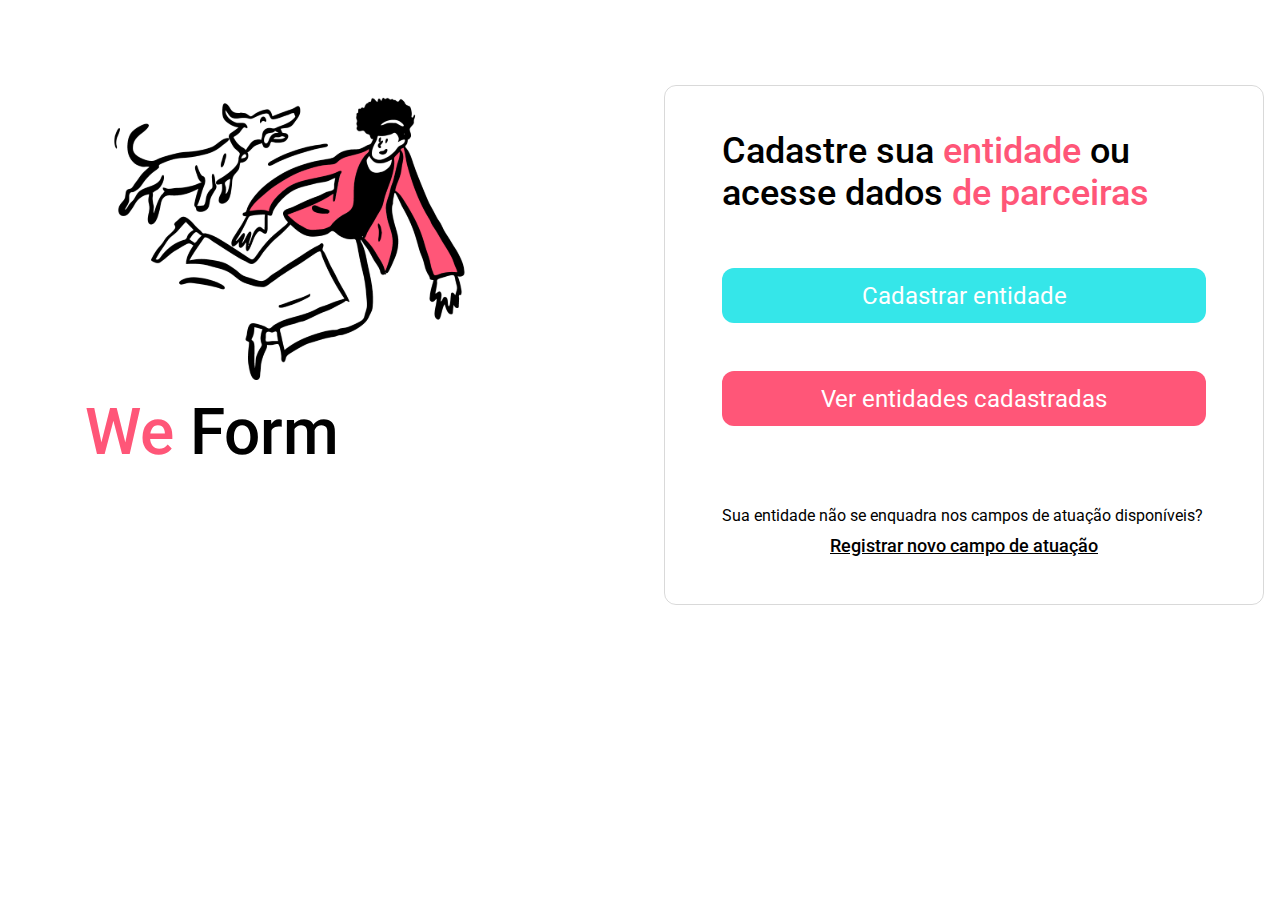
<file: index.html>
<!DOCTYPE html>
<html lang="pt-br">
<head>
    <meta charset="UTF-8">
    <meta http-equiv="X-UA-Compatible" content="IE=edge">
    <meta name="viewport" content="width=device-width, initial-scale=1.0">
    <title>WeForm</title>
    <link rel="stylesheet" href="./css/styles.css">

    <link rel="preconnect" href="https://fonts.googleapis.com">
    <link rel="preconnect" href="https://fonts.gstatic.com" crossorigin>
    <link href="https://fonts.googleapis.com/css2?family=Roboto:wght@100;400;500;700&display=swap" rel="stylesheet">
    <link rel="stylesheet" href="/assets/fontawesome-free-6.4.0-web/css/all.css">
</head>
<body>
    <div class="content">
        <aside>
            <img src="/assets/hero.svg" alt="Logo WeForm" >
            <h1><span>We</span> Form</h1>
        </aside>

        <main>
            <h2>Cadastre sua <span>entidade</span> ou acesse dados <span>de parceiras</span></h2>

            <div class="actions">
                <a href="/cadastro-entidade.html">Cadastrar entidade</a>
                <a href="/lista-entidades.html">Ver entidades cadastradas</a>
            </div>

            <footer>
                <p>Sua entidade não se enquadra nos campos de atuação disponíveis?</p>
                <a href="/registro-campo.html">Registrar novo campo de atuação</a>
            </footer>
        </main>
    </div>
</body>
</html>
</file>
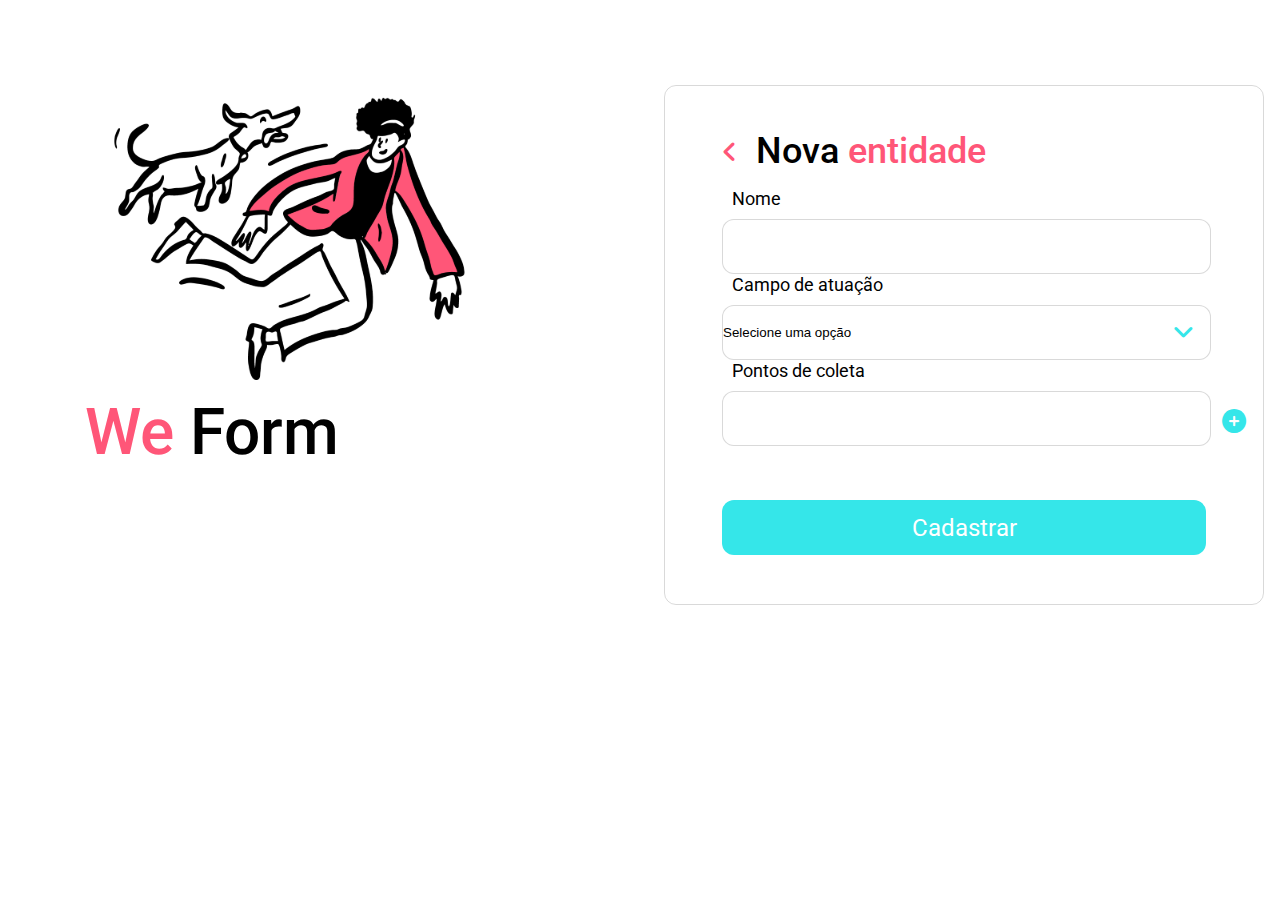
<file: cadastro-entidade.html>
<!DOCTYPE html>
<html lang="pt-br">
<head>
    <meta charset="UTF-8">
    <meta http-equiv="X-UA-Compatible" content="IE=edge">
    <meta name="viewport" content="width=device-width, initial-scale=1.0">
    <title>WeForm</title>
    <link rel="stylesheet" href="./css/styles.css">

    <link rel="preconnect" href="https://fonts.googleapis.com">
    <link rel="preconnect" href="https://fonts.gstatic.com" crossorigin>
    <link href="https://fonts.googleapis.com/css2?family=Roboto:wght@100;400;500;700&display=swap" rel="stylesheet">
    <link rel="stylesheet" href="/assets/fontawesome-free-6.4.0-web/css/all.css">
</head>
<body>
    <div class="content">
        <aside>
            <img src="/assets/hero.svg" alt="Logo WeForm" >
            <h1><span>We</span> Form</h1>
        </aside>

        <main>
            <header>
                <a href="index.html">
                    <i class="fa-solid fa-angle-left"></i>
                </a>

                <h2>Nova <span>entidade</span></h2>
            </header>

            <form>
                <label for="name">Nome</label>
                <input type="text" name="name" id="name">

                <label for="field">Campo de atuação</label>
                <div class="select">
                    <select id="field">
                        <option value="">Selecione uma opção</option>
                        <option value="abrigo">Abrigo de animais</option>
                    </select>
                </div>

                <div class="points">
                        
                    <label for="points">Pontos de coleta</label>
                    <input type="text" name="points" id="points">

                    <button>
                        <i class="fa-solid fa-circle-plus"></i>
                    </button>
                </div>
            </form>

            <div class="actions">
                <a href="/registro-campo.html">Cadastrar</a>
            </div>

        </main>
    </div>
</body>
</html>
</file>
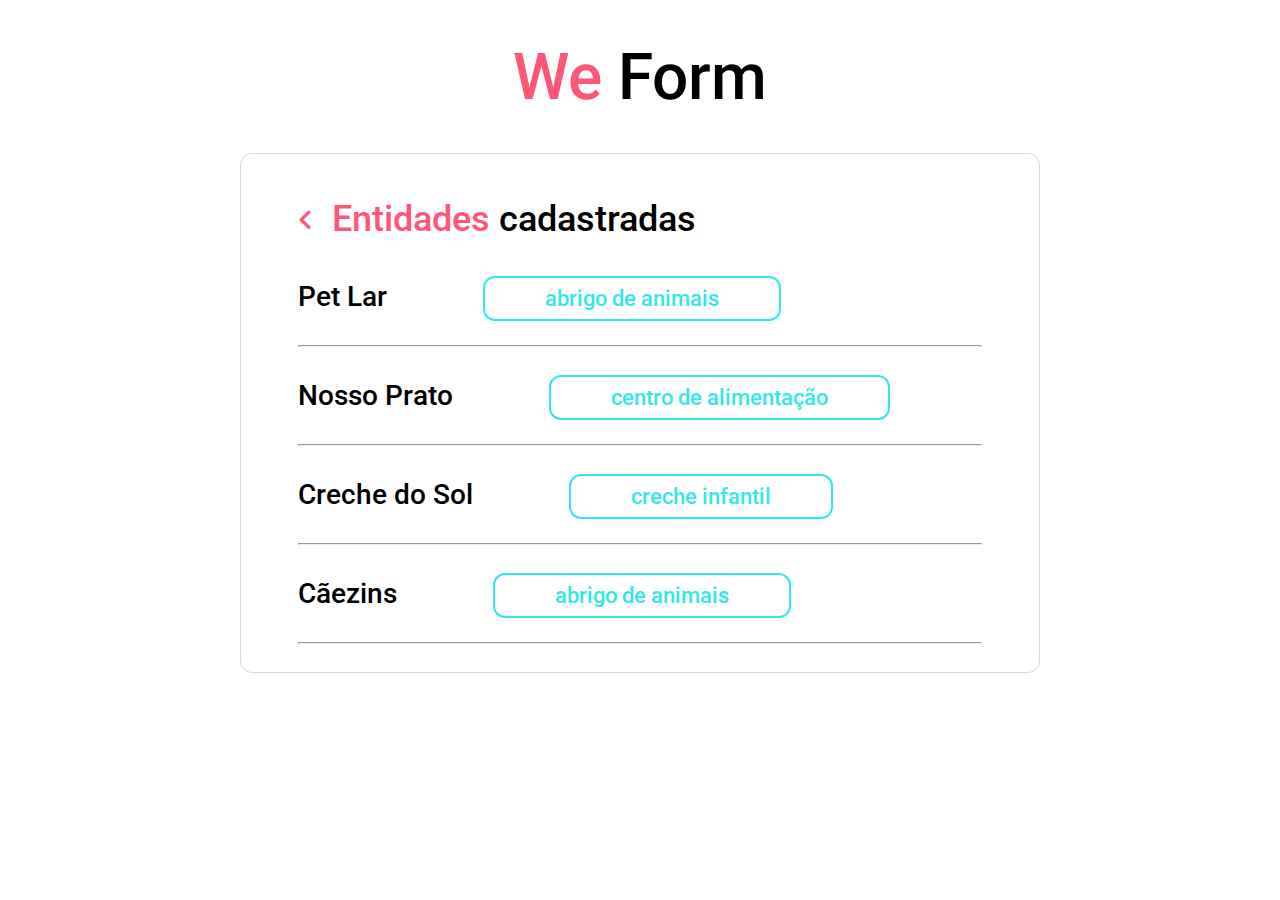
<file: lista-entidades.html>
<!DOCTYPE html>
<html lang="pt-br">

<head>
    <meta charset="UTF-8">
    <meta http-equiv="X-UA-Compatible" content="IE=edge">
    <meta name="viewport" content="width=device-width, initial-scale=1.0">
    <title>WeForm</title>
    <link rel="stylesheet" href="./css/styles.css">

    <link rel="preconnect" href="https://fonts.googleapis.com">
    <link rel="preconnect" href="https://fonts.gstatic.com" crossorigin>
    <link href="https://fonts.googleapis.com/css2?family=Roboto:wght@100;400;500;700&display=swap" rel="stylesheet">
    <link rel="stylesheet" href="/assets/fontawesome-free-6.4.0-web/css/all.css">
</head>

<body>
    <div class="container-entidades">
        <aside>
            <h1><span>We</span> Form</h1>
        </aside>

        <main class="caixa">
            <header>
                <a href="index.html">
                    <i class="fa-solid fa-angle-left"></i>
                </a>

                <h2><span>Entidades</span> cadastradas</h2>
            </header>

            <div class="lista-entidades">
                <p class="nome-entidades">Pet Lar <span class="box-entidades">abrigo de animais</span></p>
                <hr>
                <p class="nome-entidades">Nosso Prato <span class="box-entidades">centro de alimentação</span></p>
                <hr>
                <p class="nome-entidades">Creche do Sol <span class="box-entidades">creche infantil</span></p>
                <hr>
                <p class="nome-entidades">Cãezins <span class="box-entidades">abrigo de animais</span></p>
                <hr>
            </div>

        </main>
    </div>
</body>

</html>
</file>
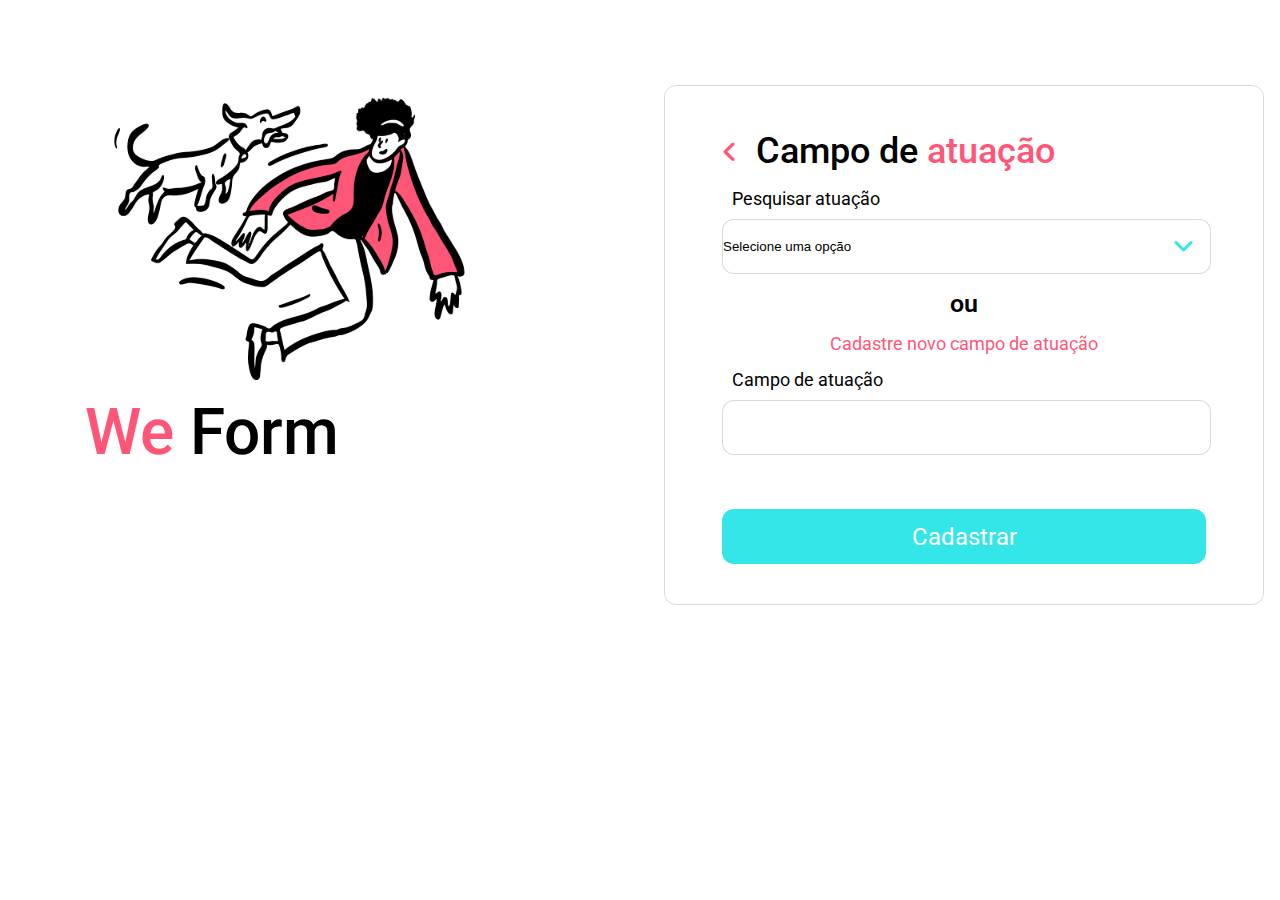
<file: registro-campo.html>
<!DOCTYPE html>
<html lang="pt-br">
<head>
    <meta charset="UTF-8">
    <meta http-equiv="X-UA-Compatible" content="IE=edge">
    <meta name="viewport" content="width=device-width, initial-scale=1.0">
    <title>WeForm</title>
    <link rel="stylesheet" href="./css/styles.css">

    <link rel="preconnect" href="https://fonts.googleapis.com">
    <link rel="preconnect" href="https://fonts.gstatic.com" crossorigin>
    <link href="https://fonts.googleapis.com/css2?family=Roboto:wght@100;400;500;700&display=swap" rel="stylesheet">
    <link rel="stylesheet" href="/assets/fontawesome-free-6.4.0-web/css/all.css">
</head>
<body>
    <div class="content">
        <aside>
            <img src="/assets/hero.svg" alt="Logo WeForm" >
            <h1><span>We</span> Form</h1>
        </aside>

        <main>
            <header>
                <a href="index.html">
                    <i class="fa-solid fa-angle-left"></i>
                </a>

                <h2>Campo de <span>atuação</span></h2>
            </header>

            <form>
                
                <label for="field">Pesquisar atuação</label>
                <div class="select">
                    <select id="field">
                        <option value="">Selecione uma opção</option>
                        <option value="abrigo">Abrigo de animais</option>
                    </select>
                </div>

                <div class="texto-meio">
                    <p class="or">ou</p>
                    <span>Cadastre novo campo de atuação</span>
                </div>

                <div class="atuacao">
                        
                    <label for="atuacao">Campo de atuação</label>
                    <input type="text" name="atuacao" id="atuacao">

                </div>
            </form>

            <div class="actions">
                <a href="/lista-entidades.html">Cadastrar</a>
            </div>

        </main>
    </div>
</body>
</html>
</file>
<file: css/styles.css>
* {
    margin: 0;
    padding: 0;
    box-sizing: border-box;
}

:root {
    font-size: 62.5%;
    --default-border: 0.1rem solid rgba(0, 0, 0, 0.15);
    --default-border-radius: 1.2rem;
}

body {
    font-family: 'Roboto', sans-serif;
    font-size: 1.4rem;
}

.content {
    display: grid;
    grid-template-areas: 
        ". . . . ."
        ". hero . form ."
        ". hero . form  ."
        ". . . . ."
    ;
    gap: 8.5rem;
}

aside {
    grid-area: hero;
}

main {
    width: 60rem;
    height: 52rem;
    border: var(--default-border);
    border-radius: var(--default-border-radius);
    padding: 4.4rem 5.7rem;
    position: relative;

    grid-area: form;
}

aside h1 {
    font-size: 6.4rem;
    font-weight: 500;
    line-height: 7.5rem;
}

aside h1 span, main h2 span {
    color: #FF5678;
}

main h2 {
    max-width: 43rem;
    font-size: 3.6rem;
    font-weight: 500;
}

main .actions {
    display: flex;
    flex-flow: column wrap;
}

main .actions a {
    text-decoration: none;
    border-radius: var(--default-border-radius);
    font-size: 2.4rem;
    height: 5.5rem;
    background-color: #35E6E9;
    color: #fff;
    margin-top: 5.4rem;

    display: flex;
    justify-content: center;
    align-items: center;
}

main .actions a + a {
    background-color: #FF5678;
    margin-top: 4.8rem;
}

main header {
    display: flex;
    gap: 1.8rem;
    align-items: center;
}

main header i {
    color: #FF5678;
    font-size: 2.5rem;
}

main footer p {
    font-size: 1.6rem;
    margin-top: 8rem;
}

main footer a {
    margin-top: 1rem;
    font-size: 1.8rem;
    display: block;
    font-weight: 500;
    text-align: center;
    color: #000;
}

main form {
    margin-top: 1.6rem;
}

main form label {
    font-weight: 400;
    font-size: 1.8rem;
    display: block;
    margin-bottom: 1rem;
    margin-left: 1rem;
}

main form :is(input, select) {
    width: 48.9rem;
    height: 5.5rem;

    background: #FFFFFF;
    border: var(--default-border);
    border-radius: var(--default-border-radius);
}

main form select {
    appearance: none;
}

main form .select {
    position: relative;
}

main form .select::after {
    right: 1.2rem;
    top: 1.6rem;
    content: '\f107';
    font-family: 'Font Awesome 6 Free';
    font-size: 2.4rem;
    font-weight: 600;
    color: #35E6E9;
    position: absolute;
    z-index: 1;
}

main form .points {
    position: relative;
}

main form input + button {
    position: absolute;
    right: -4rem;
    top: 4.8rem;
    background-color: transparent;
    border: none;
    color: #35E6E9;
    font-size: 2.4rem;
    cursor: pointer;
}

.texto-meio {
    display: flex;
    flex-flow: column;
    align-items: center;
}

.texto-meio span {
    color: #FF5678;
    font-weight: 400;
    font-size: 1.8rem;
    padding: 1.5rem 0;
}

.or{
    font-size: 2.5rem;
    font-weight: 600;
    margin-top: 1.5rem;
}

.container-entidades h1 {
    margin-bottom: 3.8rem;
}

.container-entidades {
    display: flex;
    flex-flow: column;
    align-items: center;
    position: relative;
    padding: 4rem;
}

.caixa {
    width: 80rem;
}

.lista-entidades {
    display: flex;
    flex-flow: column;
    gap: 3.2rem;
    padding-top: 4rem;

}

.nome-entidades {
    font-size: 2.8rem;
    font-weight: 500;
}

.box-entidades {
    position: relative;
    left: 8.9rem;
    border: 2px solid #35E6E9;
    color: #35E6E9;
    border-radius: 12px;
    padding: 0.8rem 6rem;
    font-size: 2.2rem;
}
</file>
